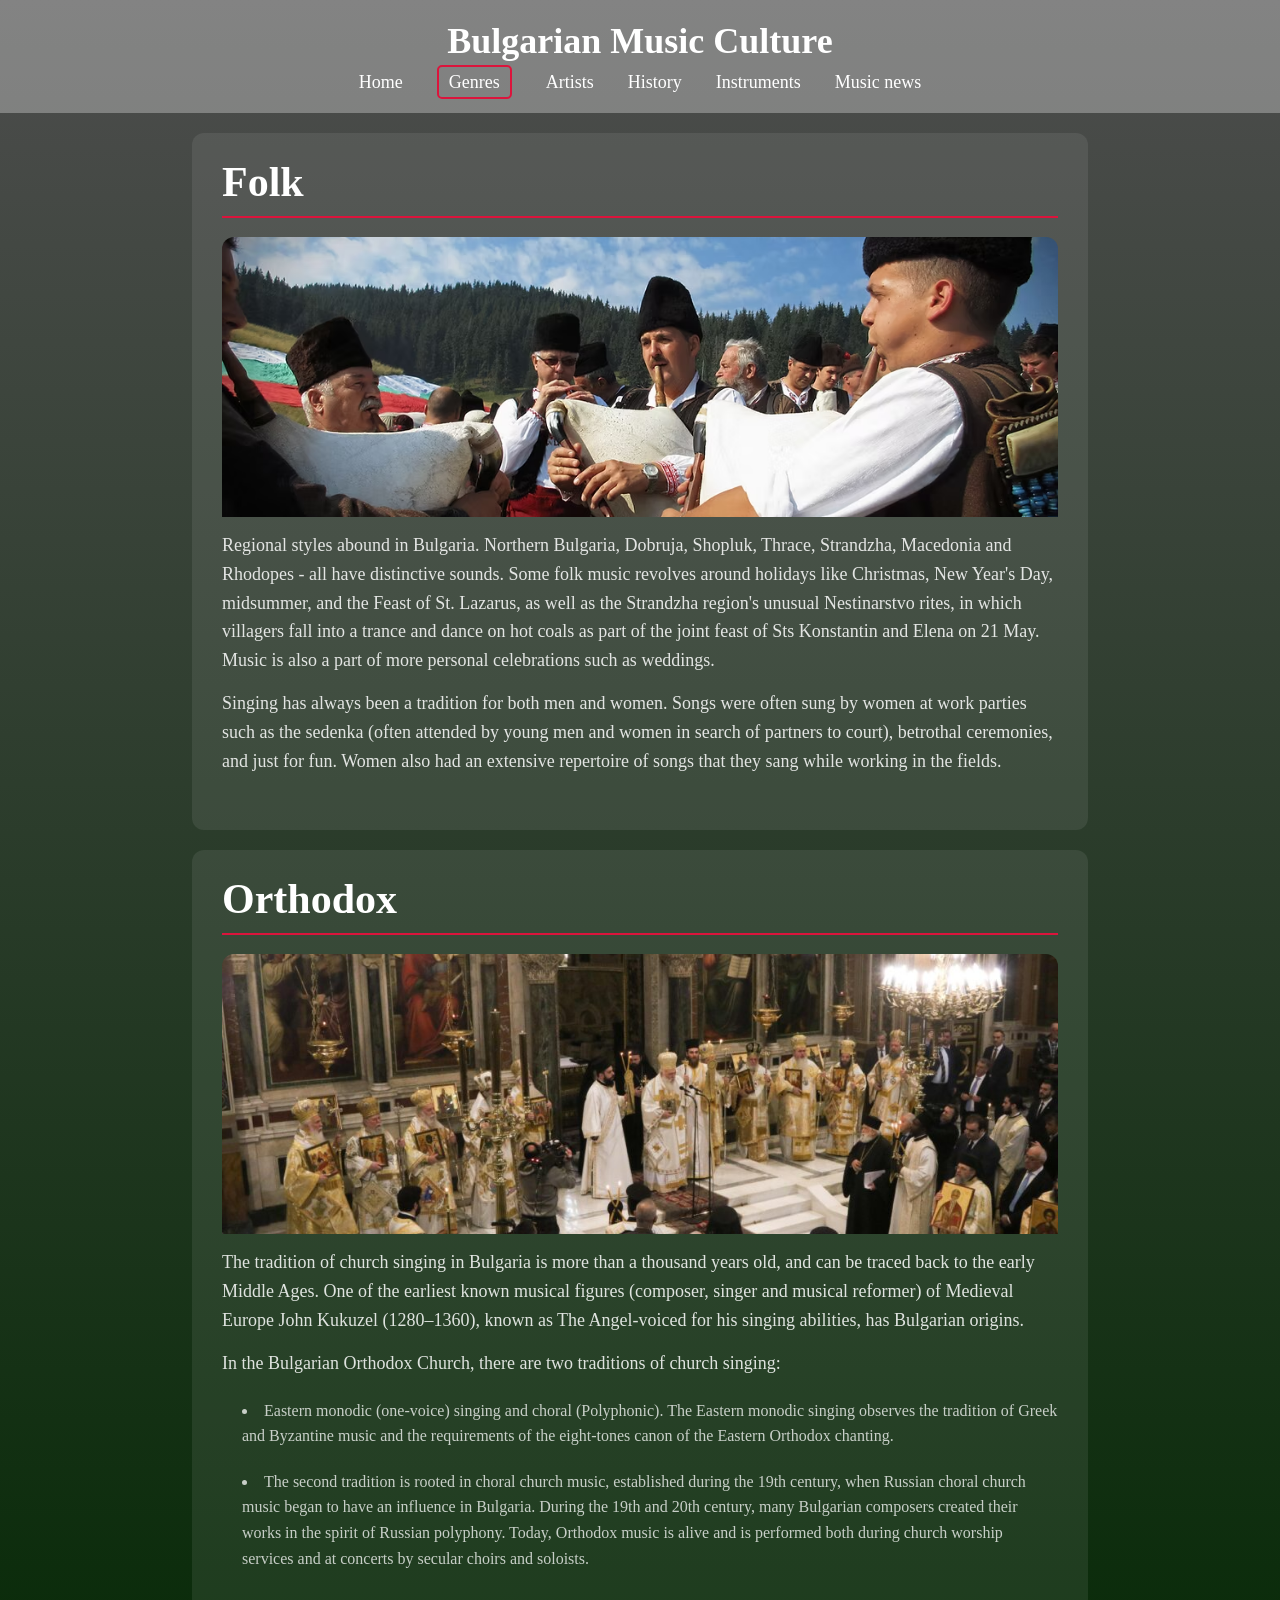
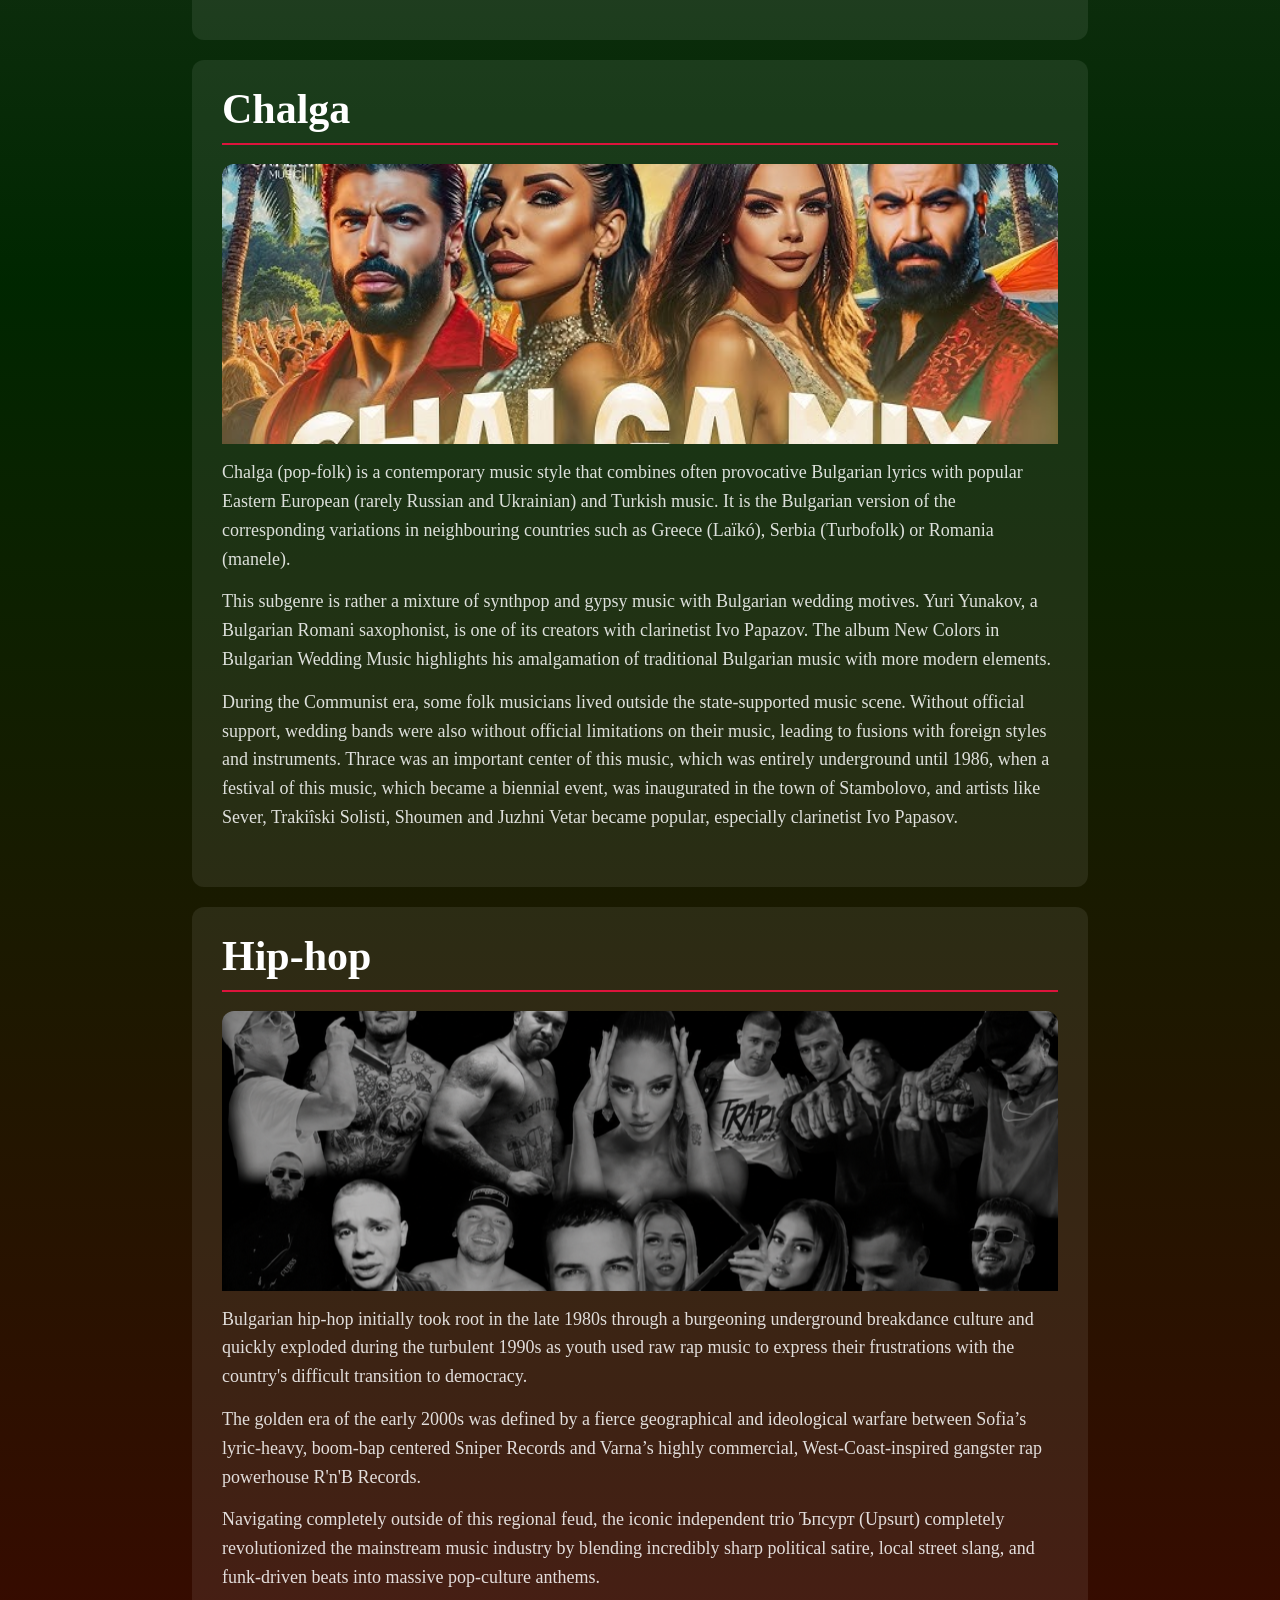
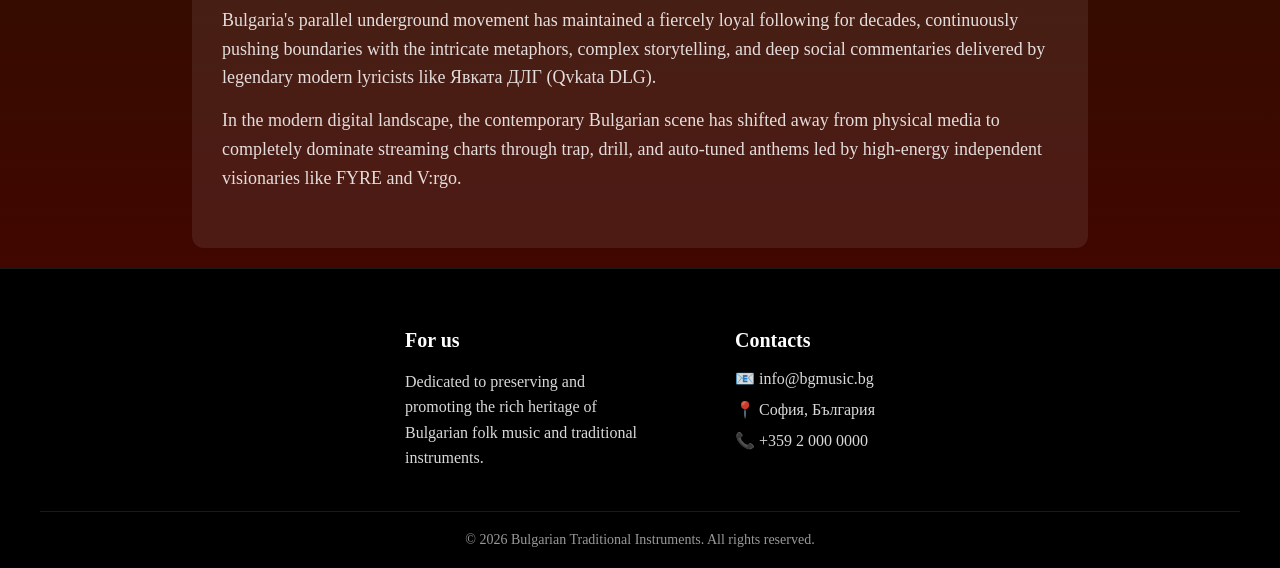
<file: Cvetomir/genres.html>
<!DOCTYPE html>
<html lang="bg">
<head>
    <meta charset="UTF-8">
    <meta name="viewport" content="width=device-width, initial-scale=1.0">
    <title>Genres</title>

    <link rel="stylesheet" href="genres.css">
</head>
<body>

    <header>
        <h1>Bulgarian Music Culture</h1>

        <nav>
            <a id="home" href="index.html">Home</a>
            <a class="current" id="genres" href="genres.html">Genres</a>
            <a id="artists" href="artists.html">Artists</a>
            <a id="history" href="history.html">History</a>
            <a id="instruments" href="instruments.html">Instruments</a>
            <a id="news" href="news.html">Music news</a>
        </nav>
    </header>
    <div class="page">
        <div class="folk">
            <div class="text">
                <h3>Folk</h3>
        <img src="Folk.avif" height="300"></img>
        <p>Regional styles abound in Bulgaria. Northern Bulgaria, Dobruja, Shopluk, Thrace, Strandzha, Macedonia and Rhodopes - all have distinctive sounds.
Some folk music revolves around holidays like Christmas, New Year's Day, midsummer, and the Feast of St. Lazarus, as well as the Strandzha region's unusual Nestinarstvo rites, in which villagers fall into a trance and dance on hot coals as part of the joint feast of Sts Konstantin and Elena on 21 May. Music is also a part of more personal celebrations such as weddings.
</p>
<p>Singing has always been a tradition for both men and women. Songs were often sung by women at work parties such as the sedenka (often attended by young men and women in search of partners to court), betrothal ceremonies, and just for fun. Women also had an extensive repertoire of songs that they sang while working in the fields.</p>
</div>
   </div>

        <div class="orthodox">
            <div class="text">
                <h3>Orthodox</h3>
        <img src="orth.jpg" height="300"></img>
        <p>The tradition of church singing in Bulgaria is more than a thousand years old, and can be traced back to the early Middle Ages. One of the earliest known musical figures (composer, singer and musical reformer) of Medieval Europe John Kukuzel (1280–1360), known as The Angel-voiced for his singing abilities, has Bulgarian origins.
        </p>
        <p>In the Bulgarian Orthodox Church, there are two traditions of church singing:

<li>Eastern monodic (one-voice) singing and choral (Polyphonic). The Eastern monodic singing observes the tradition of Greek and Byzantine music and the requirements of the eight-tones canon of the Eastern Orthodox chanting.</li>
<li>The second tradition is rooted in choral church music, established during the 19th century, when Russian choral church music began to have an influence in Bulgaria. During the 19th and 20th century, many Bulgarian composers created their works in the spirit of Russian polyphony. Today, Orthodox music is alive and is performed both during church worship services and at concerts by secular choirs and soloists.</li></p>
</div>


</div>
        <div class="chalga">
            <div class="text">
                <h3>Chalga</h3>
        <img src="chalga.jpg" height="300"></img>
        <p>Chalga (pop-folk) is a contemporary music style that combines often provocative Bulgarian lyrics with popular Eastern European (rarely Russian and Ukrainian) and Turkish music. It is the Bulgarian version of the corresponding variations in neighbouring countries such as Greece (Laïkó), Serbia (Turbofolk) or Romania (manele).
        </p>
        <p>
This subgenre is rather a mixture of synthpop and gypsy music with Bulgarian wedding motives. Yuri Yunakov, a Bulgarian Romani saxophonist, is one of its creators with clarinetist Ivo Papazov. The album New Colors in Bulgarian Wedding Music highlights his amalgamation of traditional Bulgarian music with more modern elements.
</p>
<p>During the Communist era, some folk musicians lived outside the state-supported music scene. Without official support, wedding bands were also without official limitations on their music, leading to fusions with foreign styles and instruments. Thrace was an important center of this music, which was entirely underground until 1986, when a festival of this music, which became a biennial event, was inaugurated in the town of Stambolovo, and artists like Sever, Trakiîski Solisti, Shoumen and Juzhni Vetar became popular, especially clarinetist Ivo Papasov.</p>
</div>
        </div>    
                <div class="hiphop">
            <div class="text">
                <h3>Hip-hop</h3>
        <img src="hiphop.png" height="300"></img>
        <p>Bulgarian hip-hop initially took root in the late 1980s through a burgeoning underground breakdance culture and quickly exploded during the turbulent 1990s as youth used raw rap music to express their frustrations with the country's difficult transition to democracy.
        </p>
        <p>
The golden era of the early 2000s was defined by a fierce geographical and ideological warfare between Sofia’s lyric-heavy, boom-bap centered Sniper Records and Varna’s highly commercial, West-Coast-inspired gangster rap powerhouse R'n'B Records.
</p>
<p>Navigating completely outside of this regional feud, the iconic independent trio Ъпсурт (Upsurt) completely revolutionized the mainstream music industry by blending incredibly sharp political satire, local street slang, and funk-driven beats into massive pop-culture anthems.</p>
<p>Bulgaria's parallel underground movement has maintained a fiercely loyal following for decades, continuously pushing boundaries with the intricate metaphors, complex storytelling, and deep social commentaries delivered by legendary modern lyricists like Явката ДЛГ (Qvkata DLG).</p>
<p>In the modern digital landscape, the contemporary Bulgarian scene has shifted away from physical media to completely dominate streaming charts through trap, drill, and auto-tuned anthems led by high-energy independent visionaries like FYRE and V:rgo.</p>
</div>
        </div> 

        <footer>
    <div class="footer-columns">

        <div class="footer-column">
            <h3>For us</h3>
            <p>Dedicated to preserving and promoting the rich heritage of Bulgarian folk music and traditional instruments.</p>
        </div>

        <div class="footer-column">
            <h3>Contacts</h3>
            <a href="mailto:info@bgmusic.bg">📧 info@bgmusic.bg</a>
            <a href="https://www.google.com/maps/place/%D0%A1%D0%BE%D1%84%D0%B8%D1%8F/@42.6954322,23.3239467,12z/data=!3m1!4b1!4m6!3m5!1s0x40aa8682cb317bf5:0x400a01269bf5e60!8m2!3d42.6977082!4d23.3218675!16zL20vMGZ0ang?entry=ttu&g_ep=EgoyMDI2MDUyMC4wIKXMDSoASAFQAw%3D%3D">📍 София, България</a>
            <a href="tel:+359 2 000 0000">📞 +359 2 000 0000</a>
        </div>

    </div>

    <div class="footer-bottom">
        <p>© 2026 Bulgarian Traditional Instruments. All rights reserved.</p>
    </div>
</footer>  
</body>
</html>
</file>
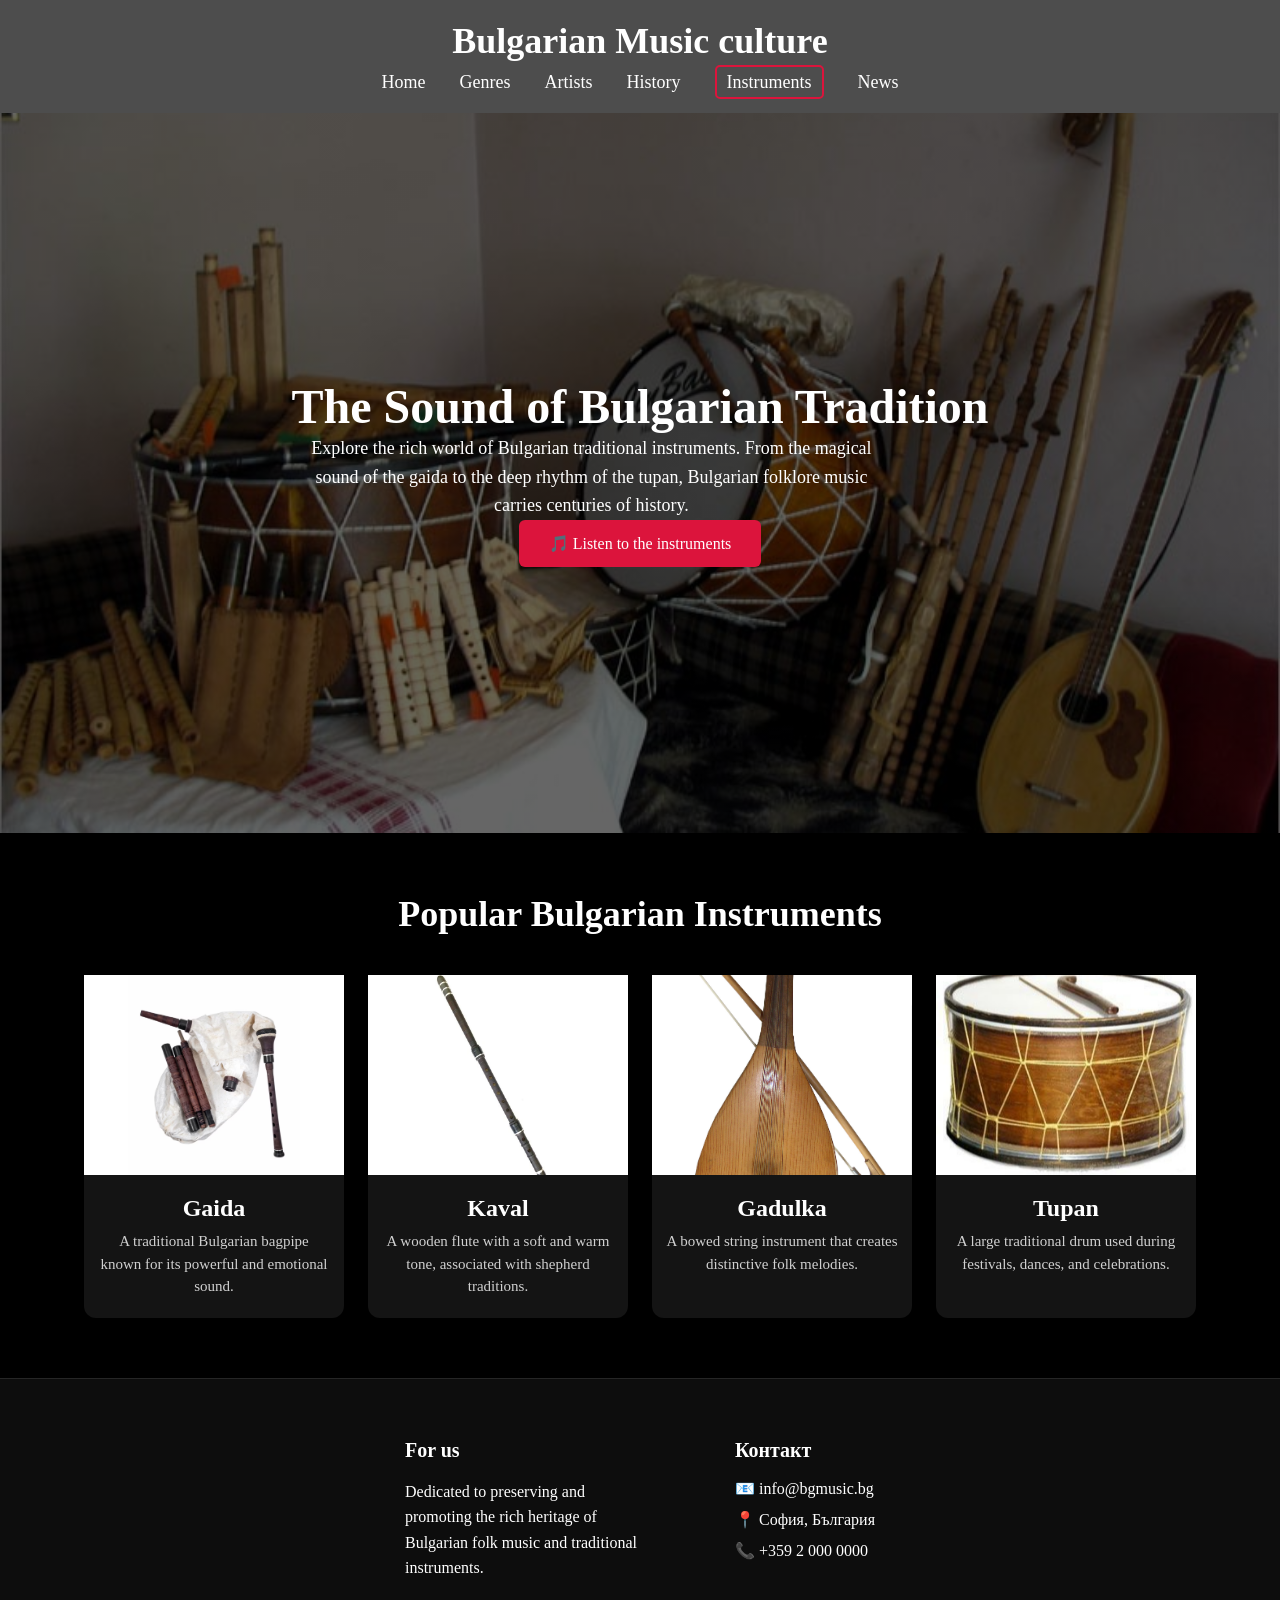
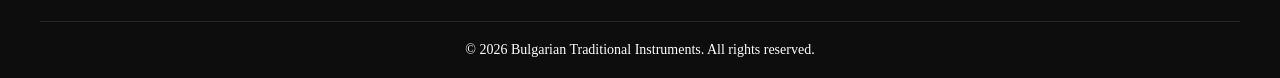
<file: Dimitar/instruments.html>
<!DOCTYPE html>
<html>
<head>
    <meta charset="UTF-8">
    <meta name="viewport" content="width=device-width, initial-scale=1.0">
    <title>Bulgarian Instruments</title>
    <link rel="stylesheet" href="./instruments.css">
</head>
<body>
 
    <header class="header">
        <h1>Bulgarian Music culture</h1>
        <nav>
            <a href="index.html">Home</a>
            <a href="genres.html">Genres</a>
            <a href="#artists.html">Artists</a>
            <a href="history.html">History</a>
            <a class="current" href="instruments.html">Instruments</a>
            <a href="news.html">News</a>
        </nav>
        </header>
<section class="hero">
<div class="hero-content">
    <h2>The Sound of Bulgarian Tradition</h2>
        <p>Explore the rich world of Bulgarian traditional instruments. From the magical sound of the gaida to the deep rhythm of the tupan, Bulgarian folklore music carries centuries of history.</p>
        <a href="sounds.html">
        <button>🎵 Listen to the instruments</button></a>
    </div>
</section>
    <section class="instruments">
        <h2>Popular Bulgarian Instruments</h2>
        <div class="cards">
 
            <div class="card">
                <img src="gaida.png">
                <h3>Gaida</h3>
                <p>A traditional Bulgarian bagpipe known for its powerful and emotional sound.</p>
            </div>
 
            <div class="card">
                <img src="kaval.png">
                <h3>Kaval</h3>
                <p>A wooden flute with a soft and warm tone, associated with shepherd traditions.</p>
            </div>
 
            <div class="card">
                <img src="gadulka.png">
                <h3>Gadulka</h3>
                <p>A bowed string instrument that creates distinctive folk melodies.</p>
            </div>
 
            <div class="card">
                <img src="tupan.png">
                <h3>Tupan</h3>
                <p>A large traditional drum used during festivals, dances, and celebrations.</p>
            </div>
 
        </div>
    </section>
 
       <footer>
    <div class="footer-columns">

        <div class="footer-column">
            <h3>For us</h3>
            <p>Dedicated to preserving and promoting the rich heritage of Bulgarian folk music and traditional instruments.</p>
        </div>

        <div class="footer-column">
            <h3>Контакт</h3>
            <a href="mailto:info@bgmusic.bg">📧 info@bgmusic.bg</a>
            <a href="https://www.google.com/maps/place/%D0%A1%D0%BE%D1%84%D0%B8%D1%8F/@42.6954322,23.3239467,12z/data=!3m1!4b1!4m6!3m5!1s0x40aa8682cb317bf5:0x400a01269bf5e60!8m2!3d42.6977082!4d23.3218675!16zL20vMGZ0ang?entry=ttu&g_ep=EgoyMDI2MDUyMC4wIKXMDSoASAFQAw%3D%3D">📍 София, България</a>
            <a href="tel:+359 2 000 0000">📞 +359 2 000 0000</a>
        </div>

    </div>

    <div class="footer-bottom">
        <p>© 2026 Bulgarian Traditional Instruments. All rights reserved.</p>
    </div>
</footer>

<button id="top-btn" onclick="window.scrollTo({top: 0, behavior: 'smooth'})">⬆️</button>

<script src="./instruments.js"></script>

</body>
</html>
</file>
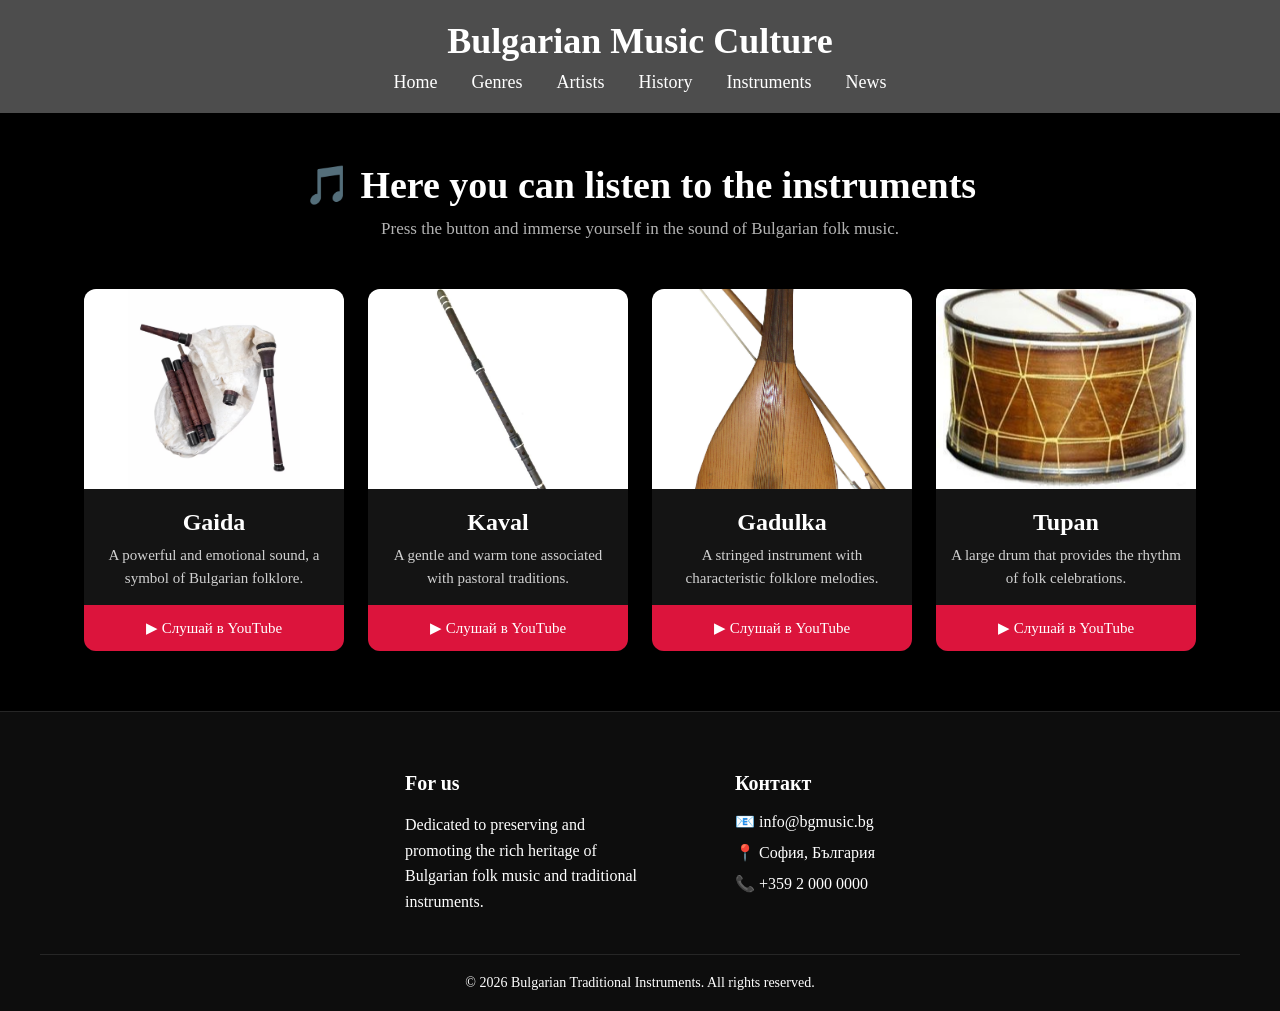
<file: Dimitar/sounds.html>
<!DOCTYPE html>
<html>
<head>
    <meta charset="UTF-8">
    <meta name="viewport" content="width=device-width, initial-scale=1.0">
    <title>Чуй Инструментите</title>
    <link rel="stylesheet" href="sounds.css">
</head>
<body>
 
    <header>
        <h1>Bulgarian Music Culture</h1>
        <nav>
            <a href="index.html">Home</a>
            <a href="genres.html">Genres</a>
            <a href="artists.html">Artists</a>
            <a href="history.html">History</a>
            <a href="instruments.html">Instruments</a>
            <a href="news.html">News</a>
        </nav>
    </header>
 
    <section class="page-title">
        <h2>🎵 Here you can listen to the instruments</h2>
        <p>Press the button and immerse yourself in the sound of Bulgarian folk music.
</p>
    </section>
 
    <section class="grid">
 
        <div class="card">
            <img src="gaida.png" alt="Гайда">
            <h3>Gaida</h3>
            <p>A powerful and emotional sound, a symbol of Bulgarian folklore.</p>
            <a href="https://www.youtube.com/watch?v=elOkNCu9Zbs&list=RDelOkNCu9Zbs&start_radio=1" target="_blank">▶ Слушай в YouTube</a>
        </div>
 
        <div class="card">
            <img src="kaval.png" alt="Кавал">
            <h3>Kaval</h3>
            <p>A gentle and warm tone associated with pastoral traditions.</p>
            <a href="https://www.youtube.com/watch?v=0pokWcFkfR4&list=RD0pokWcFkfR4&start_radio=1" target="_blank">▶ Слушай в YouTube</a>
        </div>
 
        <div class="card">
            <img src="gadulka.png" alt="Гъдулка">
            <h3>Gadulka</h3>
            <p>A stringed instrument with characteristic folklore melodies.</p>
            <a href="https://www.youtube.com/watch?v=PHCfLAAG4dM&list=RDPHCfLAAG4dM&start_radio=1" target="_blank">▶ Слушай в YouTube</a>
        </div>
 
        <div class="card">
            <img src="tupan.png" alt="Тъпан">
            <h3>Tupan</h3>
            <p>A large drum that provides the rhythm of folk celebrations.</p>
            <a href="https://www.youtube.com/watch?v=oVw5E4K9Avc&list=RDoVw5E4K9Avc&start_radio=1" target="_blank">▶ Слушай в YouTube</a>
        </div>
 
    </section>
 
    <footer>
    <div class="footer-columns">

        <div class="footer-column">
            <h3>For us</h3>
            <p>Dedicated to preserving and promoting the rich heritage of Bulgarian folk music and traditional instruments.</p>
        </div>

        <div class="footer-column">
            <h3>Контакт</h3>
            <a href="mailto:info@bgmusic.bg">📧 info@bgmusic.bg</a>
            <a href="https://www.google.com/maps/place/%D0%A1%D0%BE%D1%84%D0%B8%D1%8F/@42.6954322,23.3239467,12z/data=!3m1!4b1!4m6!3m5!1s0x40aa8682cb317bf5:0x400a01269bf5e60!8m2!3d42.6977082!4d23.3218675!16zL20vMGZ0ang?entry=ttu&g_ep=EgoyMDI2MDUyMC4wIKXMDSoASAFQAw%3D%3D">📍 София, България</a>
            <a href="tel:+359 2 000 0000">📞 +359 2 000 0000</a>
        </div>

    </div>

    <div class="footer-bottom">
        <p>© 2026 Bulgarian Traditional Instruments. All rights reserved.</p>
    </div>
</footer>
 
</body>
</html>
</file>
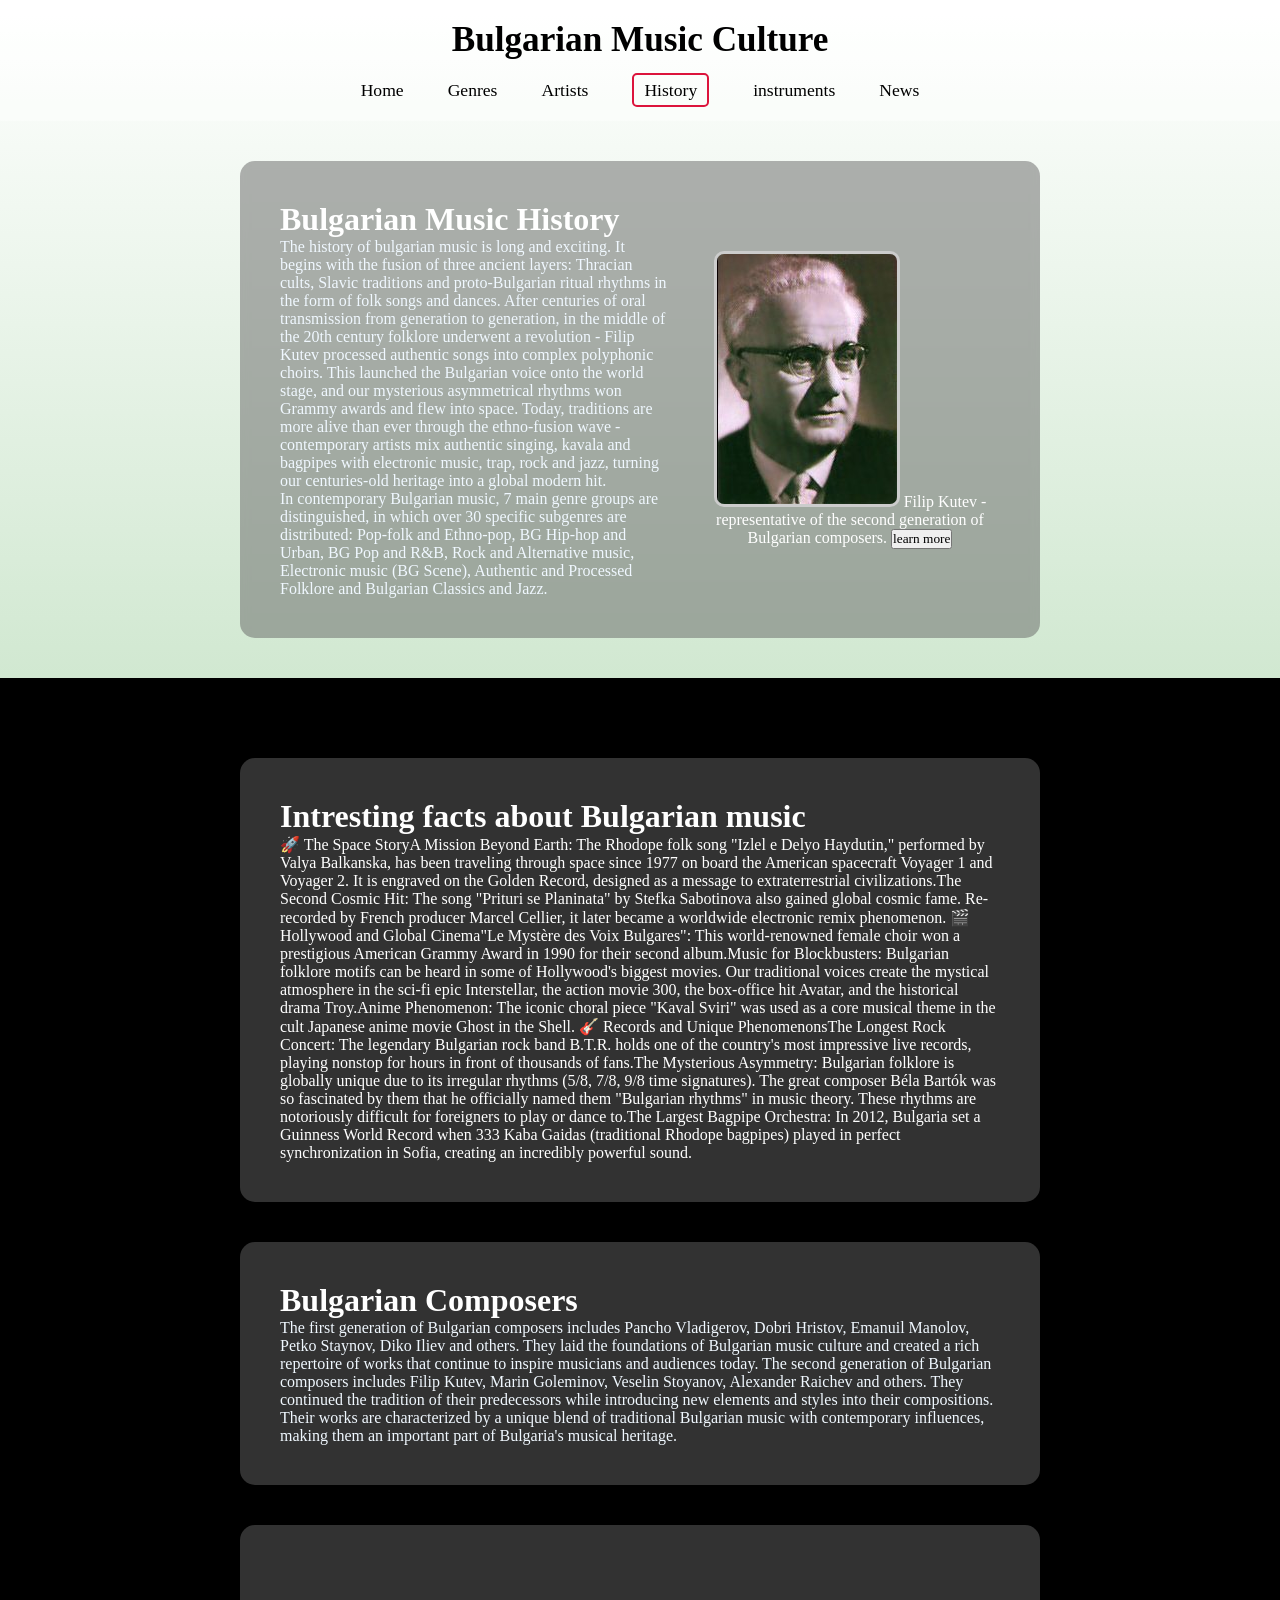
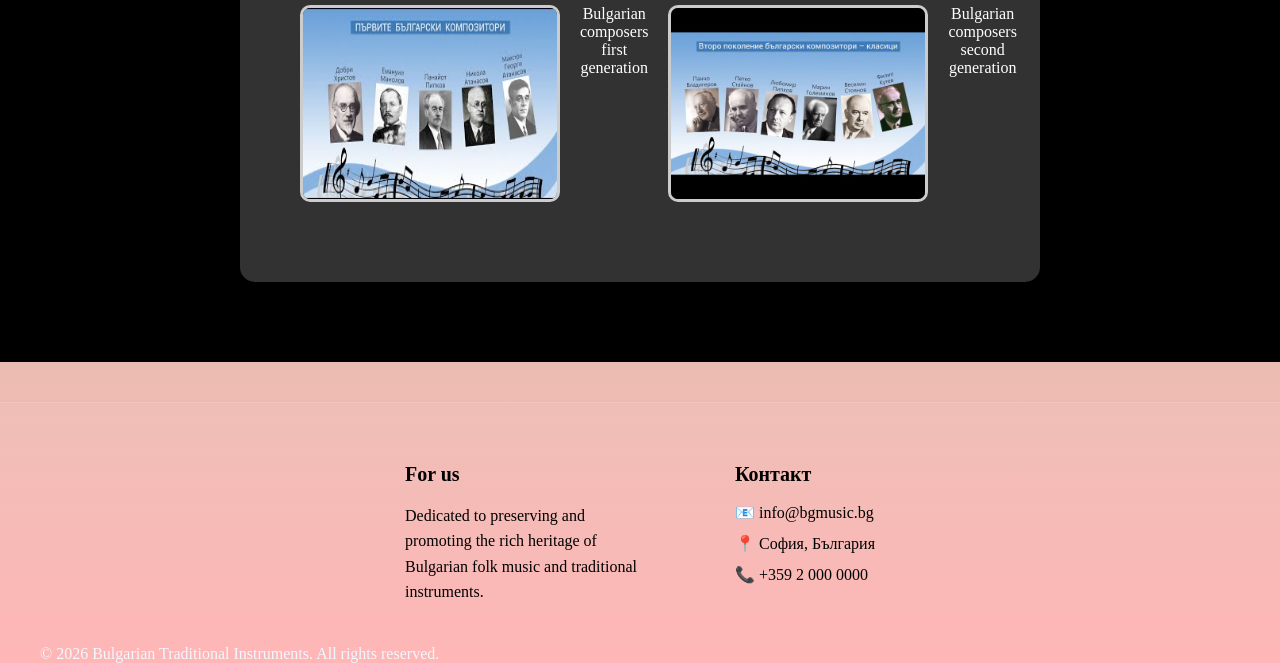
<file: Kalin/history.html>
<!DOCTYPE html>
<html>

<head>
    <title>Bulgarian Music Culture</title>
    <link rel="stylesheet" href="history.css">
    <link rel="stylesheet" href="nav.css">
</head>

<body>
    <header>
        <h1>Bulgarian Music Culture</h1>

        <nav>
            <a href="index.html">Home</a>
            <a href="genres.html">Genres</a>
            <a href="artists.html">Artists</a>
            <a href="history.html" class="current">History</a>
            <a href="instruments.html">instruments</a>
            <a href="news.html">News</a>
        </nav>
    </header>
    <main>
        <div class="text-container">
            <div class="text-content">
                <h1>Bulgarian Music History</h1>
                <p> The history of bulgarian music is long and exciting.
                    It begins with the fusion of three ancient layers: Thracian cults, Slavic traditions and
                    proto-Bulgarian ritual rhythms in the form of folk songs and dances. After centuries of oral
                    transmission from generation to generation, in the middle of the 20th century folklore underwent a
                    revolution - Filip Kutev processed authentic songs into complex polyphonic choirs. This launched the
                    Bulgarian voice onto the world stage, and our mysterious asymmetrical rhythms won Grammy awards and
                    flew into space.
                    Today, traditions are more alive than ever through the ethno-fusion wave - contemporary artists mix
                    authentic singing, kavala and bagpipes with electronic music, trap, rock and jazz, turning our
                    centuries-old heritage into a global modern hit.</p>
                <p> In contemporary Bulgarian music, 7 main genre groups are distinguished, in which over 30 specific
                    subgenres are distributed: Pop-folk and Ethno-pop, BG Hip-hop and Urban, BG Pop and R&B, Rock and
                    Alternative music, Electronic music (BG Scene), Authentic and Processed Folklore and Bulgarian
                    Classics and Jazz.</p>
            </div>
            <div class="image-container">
                <img src="../Media/Filip_Kutev.jpg"
                    alt="Filip Kutev - representative of the second generation of Bulgarian composers.">
                <p1>Filip Kutev - representative of the second generation of Bulgarian composers.</p1>
                <button onclick="window.location.href='#compozitori'">learn more</button>
            </div>
        </div>
        <div class="big-container" >
        <div class="text-container">
            <div class="text-content">
                <h1>Intresting facts about Bulgarian music</h1>
                <p1> 🚀 The Space StoryA Mission Beyond Earth: The Rhodope folk song "Izlel e Delyo Haydutin," performed
                    by Valya Balkanska, has been traveling through space since 1977 on board the American spacecraft
                    Voyager 1 and Voyager 2. It is engraved on the Golden Record, designed as a message to
                    extraterrestrial civilizations.The Second Cosmic Hit: The song "Prituri se Planinata" by Stefka
                    Sabotinova also gained global cosmic fame. Re-recorded by French producer Marcel Cellier, it later
                    became a worldwide electronic remix phenomenon.</p1>
                    <p2>🎬 Hollywood and Global Cinema"Le Mystère des Voix
                    Bulgares": This world-renowned female choir won a prestigious American Grammy Award in 1990 for
                    their second album.Music for Blockbusters: Bulgarian folklore motifs can be heard in some of
                    Hollywood's biggest movies. Our traditional voices create the mystical atmosphere in the sci-fi epic
                    Interstellar, the action movie 300, the box-office hit Avatar, and the historical drama Troy.Anime
                    Phenomenon: The iconic choral piece "Kaval Sviri" was used as a core musical theme in the cult
                    Japanese anime movie Ghost in the Shell.</p2>
                    <p3>🎸 Records and Unique PhenomenonsThe Longest Rock Concert:
                    The legendary Bulgarian rock band B.T.R. holds one of the country's most impressive live records,
                    playing nonstop for hours in front of thousands of fans.The Mysterious Asymmetry: Bulgarian folklore
                    is globally unique due to its irregular rhythms (5/8, 7/8, 9/8 time signatures). The great composer
                    Béla Bartók was so fascinated by them that he officially named them "Bulgarian rhythms" in music
                    theory. These rhythms are notoriously difficult for foreigners to play or dance to.The Largest
                    Bagpipe Orchestra: In 2012, Bulgaria set a Guinness World Record when 333 Kaba Gaidas (traditional
                    Rhodope bagpipes) played in perfect synchronization in Sofia, creating an incredibly powerful sound.</p3>
            </div>
        </div>
        <div class="text-container">
            <div class="text-content">
                <h1>Bulgarian Composers</h1>
                <p> The first generation of Bulgarian composers includes Pancho Vladigerov, Dobri Hristov, Emanuil
                    Manolov, Petko Staynov, Diko Iliev and others. They laid the foundations of Bulgarian music culture
                    and created a rich repertoire of works that continue to inspire musicians and audiences today. The
                    second generation of Bulgarian composers includes Filip Kutev, Marin Goleminov, Veselin Stoyanov,
                    Alexander Raichev and others. They continued the tradition of their predecessors while introducing
                    new elements and styles into their compositions. Their works are characterized by a unique blend of
                    traditional Bulgarian music with contemporary influences, making them an important part of
                    Bulgaria's musical heritage.</p>
            </div>
        </div>
        <div class="text-container" id="compozitori">
            <div class="image-container" id="compozitori">
                <img src="../Media/compozitori.jpg" alt="Bulgarian composers first generation">
                <p2>Bulgarian composers first generation</p2>
                <img src="../Media/compozitori2.jpg" alt="Bulgarian composers second generation">
                <p3>Bulgarian composers second generation</p3>
            </div>
        </div>
        </div>
    </main>
    <footer>
        <div class="footer-columns">

            <div class="footer-column">
                <h3>For us</h3>
                <p>Dedicated to preserving and promoting the rich heritage of Bulgarian folk music and traditional
                    instruments.</p>
            </div>

            <div class="footer-column">
                <h3>Контакт</h3>
                <a href="mailto:info@bgmusic.bg">📧 info@bgmusic.bg</a>
                <a
                    href="https://www.google.com/maps/place/%D0%A1%D0%BE%D1%84%D0%B8%D1%8F/@42.6954322,23.3239467,12z/data=!3m1!4b1!4m6!3m5!1s0x40aa8682cb317bf5:0x400a01269bf5e60!8m2!3d42.6977082!4d23.3218675!16zL20vMGZ0ang?entry=ttu&g_ep=EgoyMDI2MDUyMC4wIKXMDSoASAFQAw%3D%3D">📍
                    София, България</a>
                <a href="tel:+359 2 000 0000">📞 +359 2 000 0000</a>
            </div>

        </div>

        <div class="footer-bottom">
            <p>© 2026 Bulgarian Traditional Instruments. All rights reserved.</p>
        </div>
    </footer>

</body>

</html>
</file>
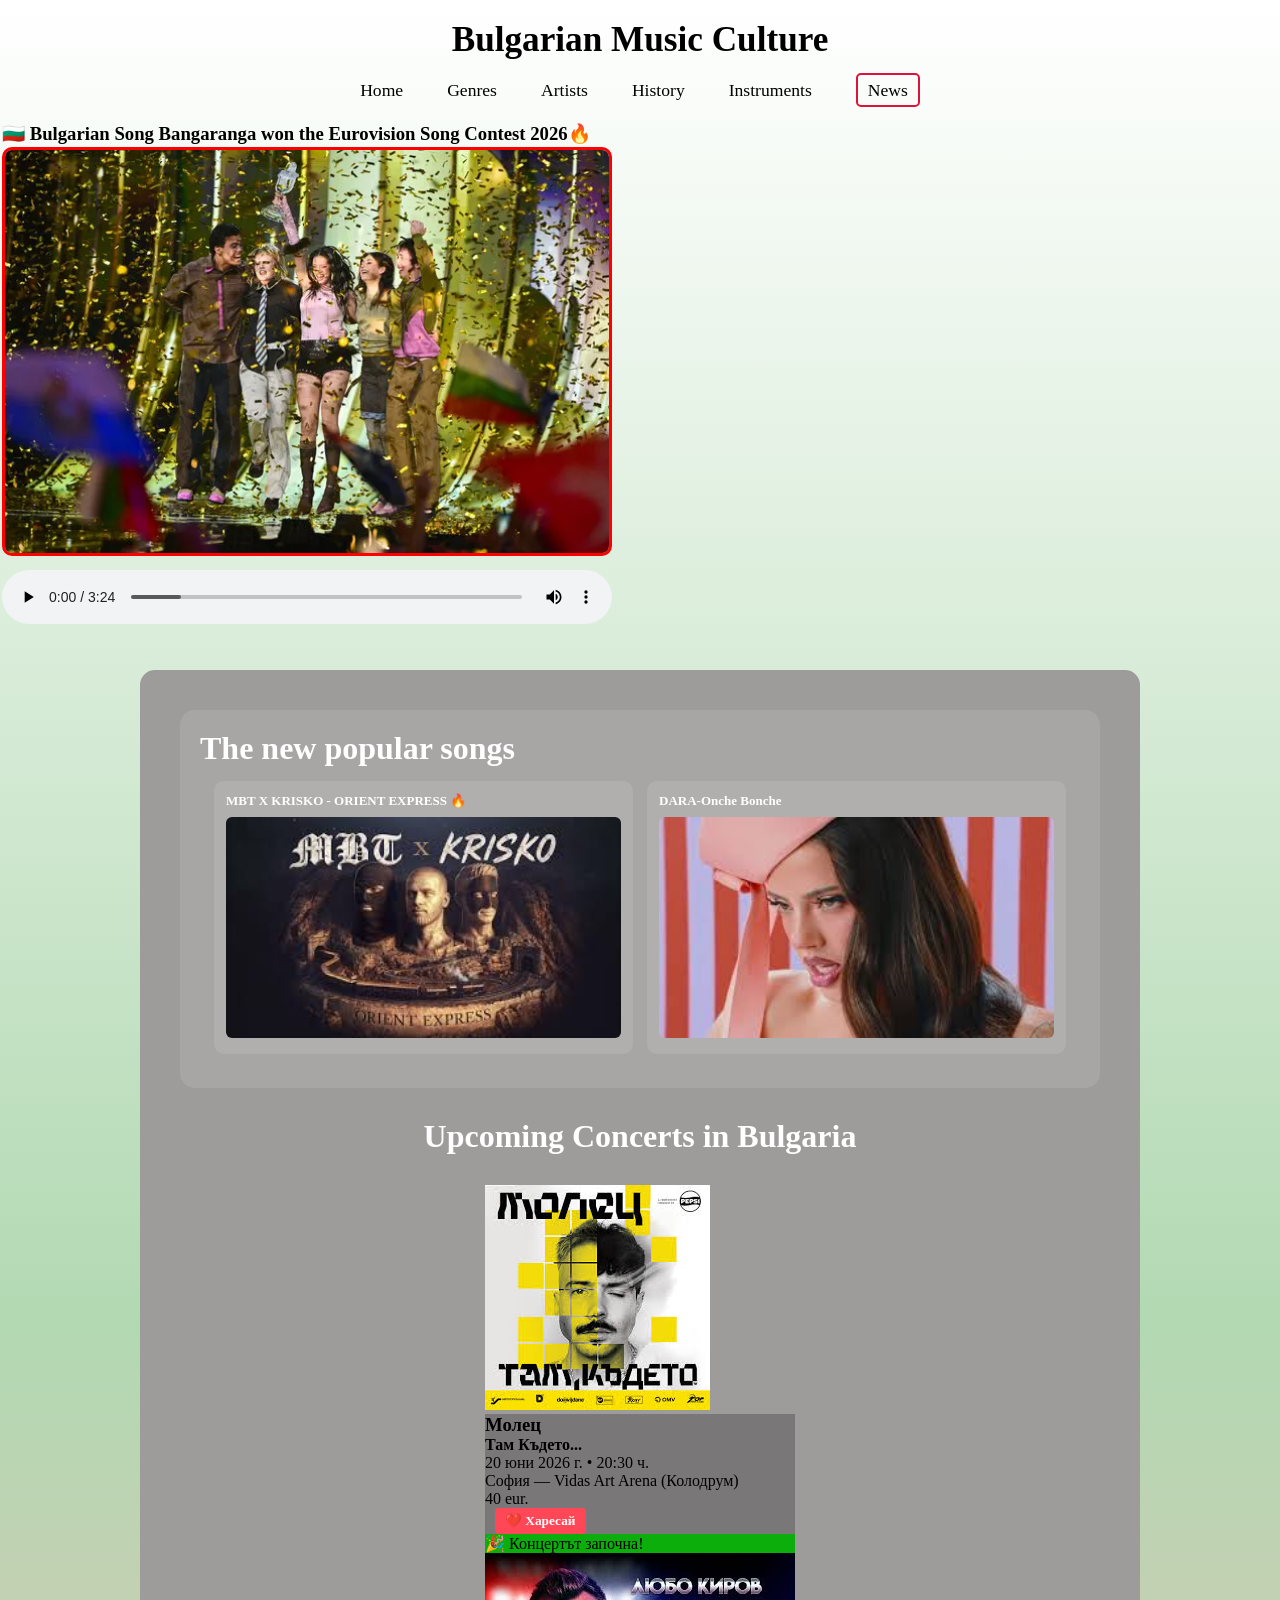
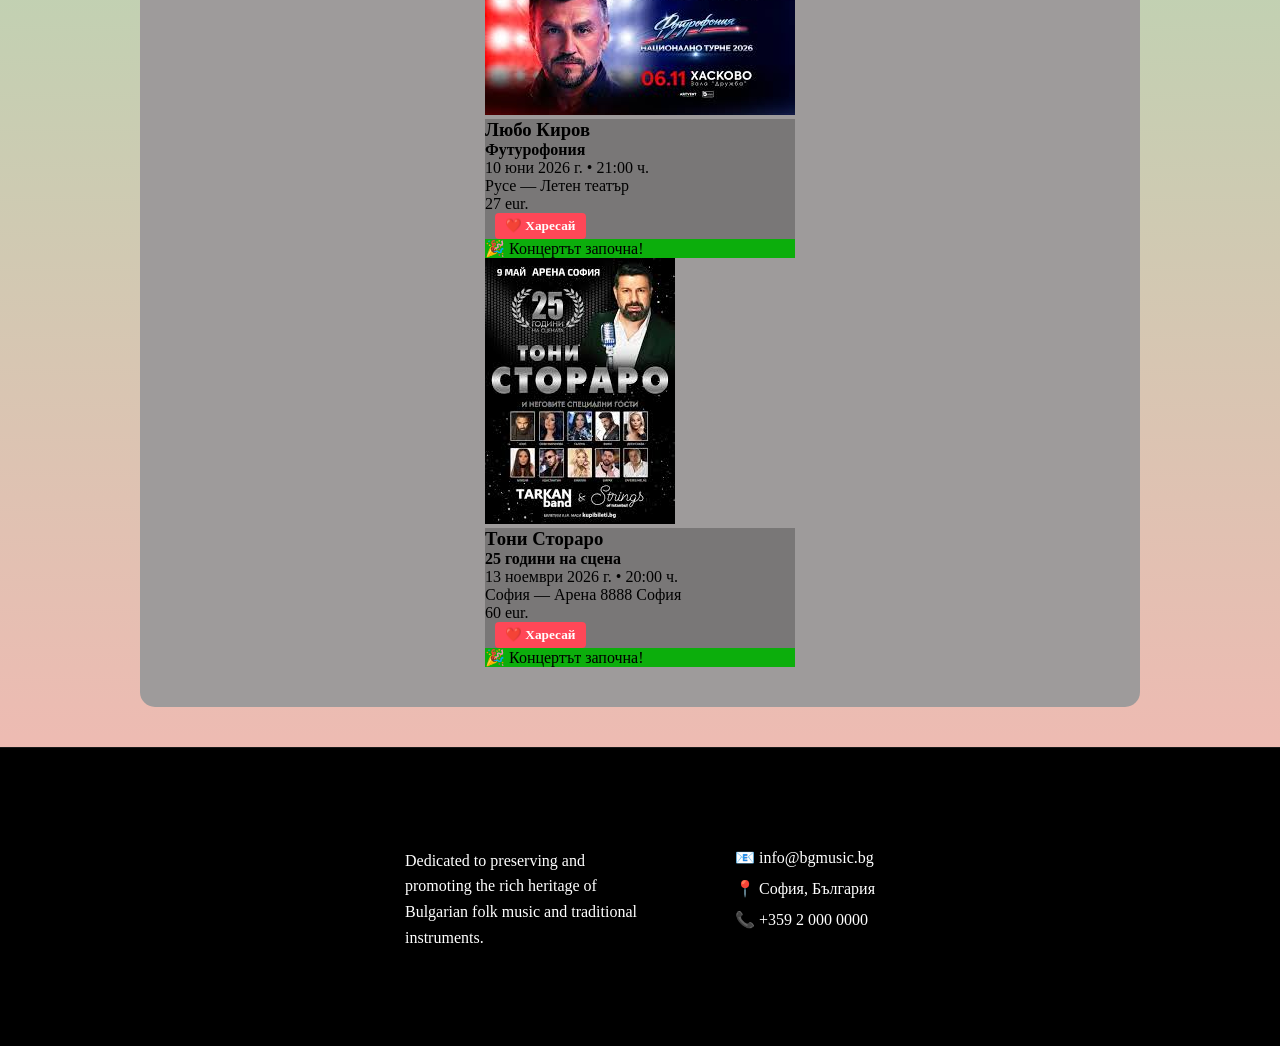
<file: Kalin/news.html>
<!DOCTYPE html>
<html>
<head>
    <title>Bulgarian Music Culture</title>
    <link rel="stylesheet" href="news.css">
    <link rel="stylesheet" href="nav.css">
</head>
<body>
    <header>
        <h1>Bulgarian Music Culture</h1>
        <nav>
            <a href="../Alex/index.html">Home</a>
            <a href="../Cvetomir/genres.html">Genres</a>
            <a href="../Cvetomir/artists.html">Artists</a>
            <a href="../Kalin/history.html">History</a>
            <a href="../Dimitar/instruments.html">Instruments</a>
            <a href="../Kalin/news.html" class="current">News</a>
        </nav>
    </header>

    <main>
        <div class="euro-vision-container">
        <table>
                <tr>
                    <td>
                        <h3>🇧🇬 Bulgarian Song Bangaranga won the Eurovision Song Contest 2026🔥</h3>
                    </td>
                </tr>
                <tr>
                    <td>
                        <div class="video-container">
                            <img src="../Media/bulgaria_won_euro_vision.jpg"
                                alt="Bulgarian Song Bangaranga won the Eurovision Song Contest 2026">
                            <audio controls style="width:100%; margin-top:10px;">
                                <source src="../Media/bangaranga.mp3" type="audio/mpeg">
                            </audio>
                        </div>
                    </td>
                </tr>
            </table>
        </div>
        <div class="text-container">
            <div class="news-card">
                <h1>The new popular songs</h1>
                <table class="newsongs-table">
                    <tr>
                        <td>
                            <h3>MBT X KRISKO - ORIENT EXPRESS 🔥</h3>
                            <div class="video-container">
                                <a class="video-preview" href="https://www.youtube.com/watch?v=4Ap9pZYYqn8&list=RD4Ap9pZYYqn8&start_radio=1" target="_blank" rel="noopener">
                                    <img src="../Media/kriskoxMBT.jpg" alt="MBT X KRISKO - ORIENT EXPRESS preview">
                                </a>
                            </div>
                        </td>
                        <td>
                            <h3>DARA-Onche Bonche</h3>
                            <div class="video-container">
                                <a class="video-preview" href="https://youtu.be/3Ub1lDFAfwM?si=MioTmmx7oJz5dU4K" target="_blank" rel="noopener">
                                    <img src="../Media/dara_onche_bonche.jpg" alt="DARA-Onche Bonche - preview">
                                </a>
                            </div>
                        </td>
                    </tr>
                </table>
            </div>

          <h1 class="concerts-title">Upcoming Concerts in Bulgaria</h1>

<div class="concerts-grid">
    
    <div class="concert-card">
        <img src="../Media/molec_concert.jpg" alt="Молец">
        <div class="concert-info">
            <h3>Молец</h3>
            <p><strong>Там Където...</strong></p>
            <p>20 юни 2026 г. • 20:30 ч.</p>
            <p>София — Vidas Art Arena (Колодрум)</p>
            <p class="price">40 eur.</p>
            <button class="like-btn">❤️ Харесай</button>
            <div class="countdown">Зареждане...</div>
        </div>
    </div>


    <div class="concert-card">
        <img src="../Media/lubo_kirilov_concert.jpg" alt="Любо Киров">
        <div class="concert-info">
            <h3>Любо Киров</h3>
            <p><strong>Футурофония</strong></p>
            <p>10 юни 2026 г. • 21:00 ч.</p>
            <p>Русе — Летен театър</p>
            <p class="price">27 eur.</p>
            <button class="like-btn">❤️ Харесай</button>
            <div class="countdown">Зареждане...</div>
        </div>
    </div>

    <div class="concert-card">
        <img src="../Media/toni_storaro_concert.jpg" alt="Тони Стораро">
        <div class="concert-info">
            <h3>Тони Стораро</h3>
            <p><strong>25 години на сцена</strong></p>
            <p>13 ноември 2026 г. • 20:00 ч.</p>
            <p>София — Арена 8888 София</p>
            <p class="price">60 eur.</p>
            <button class="like-btn">❤️ Харесай</button>
            <div class="countdown">Зареждане...</div>
        </div>
    </div>



</div>

            <div id="live-page-clock" class="live-clock"></div>
        </div>
    </main>

    <footer>
        <div class="footer-columns">
            <div class="footer-column">
                <h3>For us</h3>
                <p>Dedicated to preserving and promoting the rich heritage of Bulgarian folk music and traditional instruments.</p>
            </div>
            <div class="footer-column">
                <h3>Контакт</h3>
                <a href="mailto:info@bgmusic.bg">📧 info@bgmusic.bg</a>
                <a href="https://www.google.com/maps/...">📍 София, България</a>
                <a href="tel:+359 2 000 0000">📞 +359 2 000 0000</a>
            </div>
        </div>
        <div class="footer-bottom">
            <p>© 2026 Bulgarian Traditional Instruments. All rights reserved.</p>
        </div>
    </footer>

    <script src="news.js"></script>
</body>
</html>
</file>
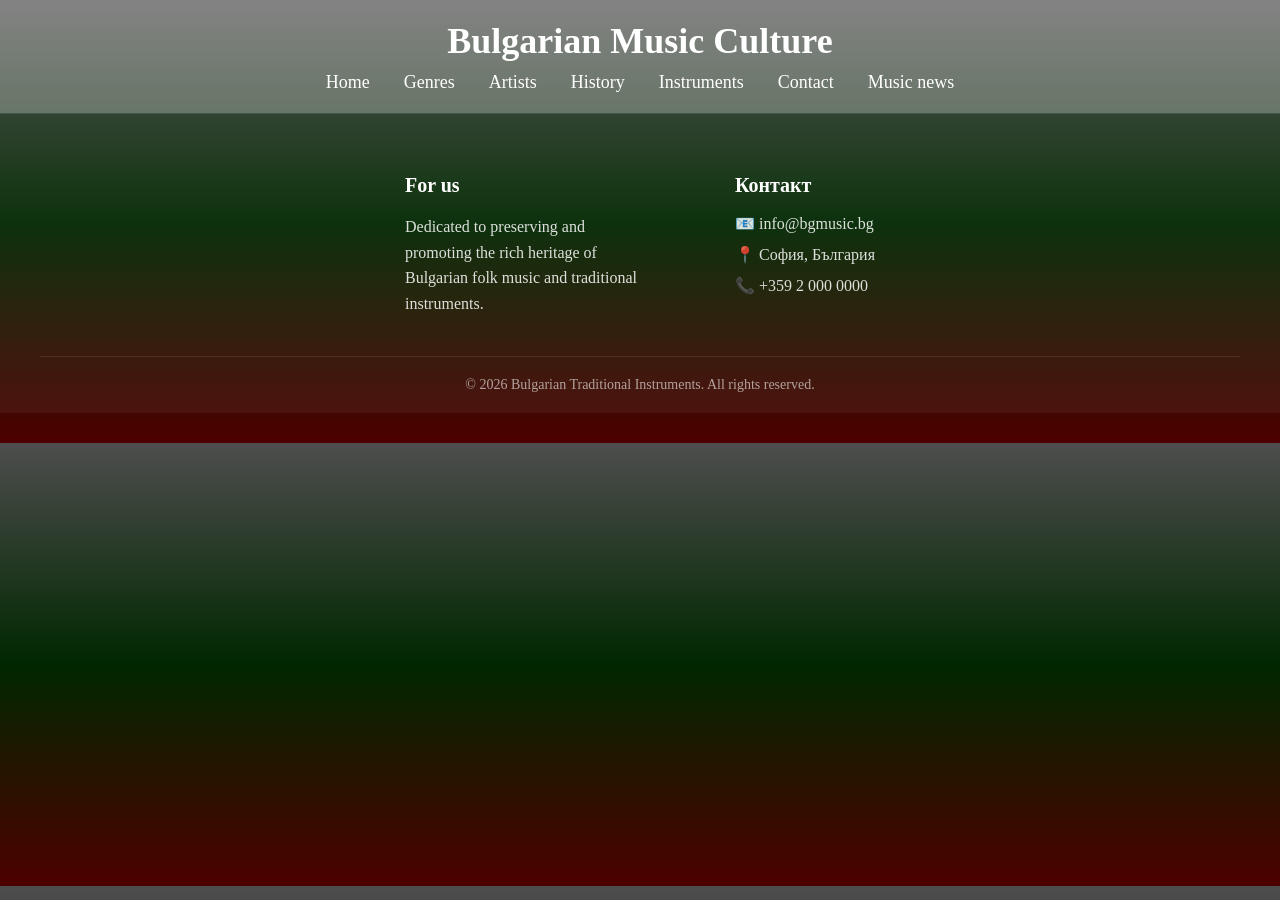
<file: Nav-and-background/nav.html>
<!DOCTYPE html>
<html lang="en">
<head>
    <meta charset="UTF-8">
    <meta name="viewport" content="width=device-width, initial-scale=1.0">
    <title>Bulgarian Music Culture</title>
    <link rel="stylesheet" href="nav.css">
</head>
<body>
    
    <header>
        <h1>Bulgarian Music Culture</h1>

        <nav>
            <a id="home" href="#">Home</a>
            <a id="genres" href="#">Genres</a>
            <a id="artists" href="#">Artists</a>
            <a id="history" href="#">History</a>
            <a id="instruments" href="#">Instruments</a>
            <a id="contact" href="#">Contact</a>
            <a id="news" href="#">Music news</a>
        </nav>
    </header>

        <footer>
    <div class="footer-columns">

        <div class="footer-column">
            <h3>For us</h3>
            <p>Dedicated to preserving and promoting the rich heritage of Bulgarian folk music and traditional instruments.</p>
        </div>

        <div class="footer-column">
            <h3>Контакт</h3>
            <a href="mailto:info@bgmusic.bg">📧 info@bgmusic.bg</a>
            <a href="https://www.google.com/maps/place/%D0%A1%D0%BE%D1%84%D0%B8%D1%8F/@42.6954322,23.3239467,12z/data=!3m1!4b1!4m6!3m5!1s0x40aa8682cb317bf5:0x400a01269bf5e60!8m2!3d42.6977082!4d23.3218675!16zL20vMGZ0ang?entry=ttu&g_ep=EgoyMDI2MDUyMC4wIKXMDSoASAFQAw%3D%3D">📍 София, България</a>
            <a href="tel:+359 2 000 0000">📞 +359 2 000 0000</a>
        </div>

    </div>

    <div class="footer-bottom">
        <p>© 2026 Bulgarian Traditional Instruments. All rights reserved.</p>
    </div>
</footer>  

</body>
</html>
</file>
<file: Cvetomir/genres.css>
* {
    font-family: 'Georgia', serif; 
    margin: 0;
    padding: 0;
    box-sizing: border-box;
}

body {
    font-family: Arial, sans-serif;
    background-color: black;
    color: white;
}

body{
    background-image:
        linear-gradient(
        to bottom,
        rgba(255,255,255,0.3),
        rgba(0,128,0,0.3),
        rgba(255,0,0,0.3)
    ),
        url("https://www.google.com/imgres?q=blank%20image&imgurl=https%3A%2F%2Fupload.wikimedia.org%2Fwikipedia%2Fcommons%2Fthumb%2F0%2F0f%2FBlank_Square.svg%2F500px-Blank_Square.svg.png%3Futm_source%3Dcommons.wikimedia.org%26utm_campaign%3Dindex%26utm_content%3Dthumbnail&imgrefurl=https%3A%2F%2Fcommons.wikimedia.org%2Fwiki%2FFile%3ABlank_Square.svg&docid=0Z6NUV25zx_PaM&tbnid=eZbTxnBaW1aAXM&vet=12ahUKEwjehvSe9cyUAxWwSfEDHasDBqgQnPAOegQIFxAB..i&w=500&h=500&hcb=2&ved=2ahUKEwjehvSe9cyUAxWwSfEDHasDBqgQnPAOegQIFxAB");
}

header {
    background-color: rgba(255, 255, 255, 0.3);
    padding: 20px;
    text-align: center;
}

header h1 {
    font-size: 36px;
    margin-bottom: 10px;
    color: white;
}

nav a {
    color: white;
    text-decoration: none;
    margin: 15px;
    font-size: 18px;
    transition: color 0.3s;
}

nav a:hover {
    color: crimson;
}

nav .current {
    border: 2px solid crimson;
    border-radius: 5px;
    padding: 5px 10px;
}

/* Genre sections */
.folk, .orthodox, .chalga, .hiphop {
    width: 70%;
    margin: 20px auto;
    background-color: rgba(255, 255, 255, 0.08);
    border-radius: 12px;
    overflow: hidden;
    padding: 0 0 30px 0;
}

.hiphop {
    margin-bottom: 20px;
}

.folk img, .orthodox img, .chalga img, .hiphop img {
    width: 100%;
    height: 280px;
    object-fit: cover;
    border-radius: 12px 12px 0 0;
    margin-bottom: 0;
    display: block;
}

.text {
    padding: 25px 30px;
    display: flex;
    flex-direction: column;
    gap: 14px;
}

.folk h3, .orthodox h3, .chalga h3, .hiphop h3 {
    font-size: 42px;
    margin-bottom: 5px;
    border-bottom: 2px solid crimson;
    padding-bottom: 10px;
    color: white;
}

.folk p, .orthodox p, .chalga p, .hiphop p {
    font-size: 18px;
    line-height: 1.6;
    color: rgba(255, 255, 255, 0.85);
    padding: 0;
}

li {
    font-size: 16px;
    line-height: 1.6;
    color: rgba(255, 255, 255, 0.75);
    margin-left: 20px;
    margin-top: 6px;
}

footer {
    background-color: rgb(0, 0, 0);
    padding: 60px 40px 0;
    border-top: 1px solid rgba(255, 255, 255, 0.1);
}

.footer-columns {
    display: flex;
    flex-direction: row;
    justify-content: center;
    gap: 80px;
    flex-wrap: wrap;
    margin-bottom: 40px;
}

.footer-column {
    display: flex;
    flex-direction: column;
    gap: 12px;
}

.footer-column h3 {
    font-size: 20px;
    margin-bottom: 5px;
    color: white;
}

.footer-column p {
    font-size: 16px;
    line-height: 1.6;
    color: rgba(255, 255, 255, 0.85);
    max-width: 250px;
}

.footer-column a {
    color: rgba(255, 255, 255, 0.85);
    text-decoration: none;
    font-size: 16px;
}

.footer-column a:hover {
    color: white;
}

.footer-bottom {
    text-align: center;
    padding: 20px;
    border-top: 1px solid rgba(255, 255, 255, 0.1);
    font-size: 14px;
    color: rgba(255, 255, 255, 0.6);
}
</file>
<file: Dimitar/instruments.css>
* {
    font-family: 'Georgia', serif; 
    margin: 0;
    padding: 0;
    box-sizing: border-box;
}

 
body {
    font-family: Arial, sans-serif;
    background-color: black;
    color: white;
}
 
header {
    background-color: rgba(255, 255, 255, 0.3);
    padding: 20px;
    text-align: center;
}

header h1 {
    font-size: 36px;
    margin-bottom: 10px;
    color: white;
}

nav a {
    color: white;
    text-decoration: none;
    margin: 15px;
    font-size: 18px;
    transition: color 0.3s;
}

nav a:hover {
    color: crimson;
}

nav .current {
    border: 2px solid crimson;
    border-radius: 5px;
    padding: 5px 10px;
}
 
.hero {
    height: 80vh;
    background-image: 
        linear-gradient(rgba(0, 0, 0, 0.6), rgba(0, 0, 0, 0.6)),
        url("background_proekt_it.jpg");
    background-size: cover;
    background-position: center;
    display: flex;
    flex-direction: column;
    justify-content: center;
    align-items: center;
    text-align: center;
    padding: 20px;
    gap: 20px;
}
 
.hero-content {
    text-align: center;
    max-width: 700px;
}
.hero h2 {
    font-size: 48px;
}
 
.hero p {
    font-size: 18px;
    max-width: 600px;
    line-height: 1.6;
}
.div{
    background-color: black;

}

button {
    padding: 14px 30px;
    border: none;
    background-color: crimson;
    color: white;
    font-size: 16px;
    border-radius: 6px;
}
 
button:hover {
    background-color: darkred;
}
 
.instruments {
    padding-top: 60px;
    padding-bottom: 60px;
    padding-left: 20px;
    padding-right: 20px;    text-align: center;
}
 
.instruments h2 {
    font-size: 36px;
    margin-bottom: 40px;
}
 
.cards {
    display: flex;
    flex-wrap: wrap;
    justify-content: center;
    gap: 24px;
}
 
.card {
    width: 260px;
    background-color: rgba(255, 255, 255, 0.08);
    border-radius: 12px;
}
 
.card img {
    width: 100%;
    height: 200px;
    object-fit: cover;
}
 
.card h3 {
    font-size: 24px;
    margin-top: 16px;
    margin-left: 0;
    margin-right: 0;
    margin-bottom: 8px;
}
 
.card p {
    font-size: 15px;
    line-height: 1.5;
    padding-top: 0;
    padding-left: 14px;
    padding-right: 14px;
    padding-bottom: 20px;
    color: rgba(255, 255, 255, 0.8);
}
 
footer {
    background-color: rgba(255, 255, 255, 0.05);
    padding-top: 60px;
    padding-left: 40px;
    padding-right: 40px;
    padding-bottom: 0;
    border-top: 1px solid rgba(255, 255, 255, 0.1);
}

.footer-columns {
    display: flex;
    flex-direction: row;
    justify-content: center;
    gap: 80px;
    flex-wrap: wrap;
    margin-bottom: 40px;
}

.footer-column {
    display: flex;
    flex-direction: column;
    gap: 12px;
}

.footer-column h3 {
    font-size: 20px;
    margin-bottom: 5px;
}

.footer-column p {
    font-size: 16px;
    line-height: 1.6;
    color: white;
    max-width: 250px;
}

.footer-column a {
    color: white;
    text-decoration: none;
    font-size: 16px;
}

.footer-column a:hover {
    color: white;
}

.footer-bottom {
    text-align: center;
    padding: 20px;
    border-top: 1px solid rgba(255, 255, 255, 0.1);
    font-size: 14px;
    color: white
}

#top-btn {
    display: none;
    position: fixed;
    bottom: 30px;
    right: 30px;
    padding: 12px 16px;
    background-color: crimson;
    color: white;
    border-radius: 50%;
    font-size: 20px;
    cursor: pointer;
}
</file>
<file: Dimitar/sounds.css>
* {
    font-family: 'Georgia', serif; 
    margin: 0;
    padding: 0;
    box-sizing: border-box;
}

 
body {
    font-family: Arial, sans-serif;
    background-color: black;
    color: white;
}
 

header {
    background-color: rgba(255, 255, 255, 0.3);
    padding: 20px;
    text-align: center;
}

header h1 {
    font-size: 36px;
    margin-bottom: 10px;
    color: white;
}

nav a {
    color: white;
    text-decoration: none;
    margin: 15px;
    font-size: 18px;
    transition: color 0.3s;
}

nav a:hover {
    color: crimson;
}

nav .current {
    border: 2px solid crimson;
    border-radius: 5px;
    padding: 5px 10px;
}
 
.page-title {
    text-align: center;
    padding-top: 50px;
    padding-left: 20px;
    padding-right: 20px;
    padding-bottom: 30px;
}
 
.page-title h2 {
    font-size: 38px;
    margin-bottom: 12px;
}
 
.page-title p {
    font-size: 17px;
    color: rgba(255, 255, 255, 0.7);
}
 

.grid {
    display: flex;
    flex-wrap: wrap;
    justify-content: center;
    gap: 24px;
    padding-top: 20px;
    padding-left: 40px;
    padding-right: 40px;
    padding-bottom: 60px;
}
 
.card {
    width: 260px;
    background-color: rgba(255, 255, 255, 0.08);
    border-radius: 12px;
    overflow: hidden;
    text-align: center;
}
 
.card img {
    width: 100%;
    height: 200px;
    object-fit: cover;
}
 
.card h3 {
    font-size: 24px;
    margin-top: 16px;
    margin-left: 0;
    margin-right: 0;
    margin-bottom: 8px;
}
 
.card p {
    font-size: 15px;
    line-height: 1.5;
    padding-top: 0;
    padding-left: 14px;
    padding-right: 14px;
    padding-bottom: 16px;
    color: rgba(255, 255, 255, 0.8);
}
 
.card a {
    display: block;
    padding: 14px 20px;
    background-color: crimson;
    color: white;
    text-decoration: none;
    font-size: 15px;
}
 
.card a:hover {
    background-color: darkred;
}
 
footer {
    background-color: rgba(255, 255, 255, 0.05);
    padding-top: 60px;
    padding-left: 40px;
    padding-right: 40px;
    padding-bottom: 0;
    border-top: 1px solid rgba(255, 255, 255, 0.1);
}

.footer-columns {
    display: flex;
    flex-direction: row;
    justify-content: center;
    gap: 80px;
    flex-wrap: wrap;
    margin-bottom: 40px;
}

.footer-column {
    display: flex;
    flex-direction: column;
    gap: 12px;
}

.footer-column h3 {
    font-size: 20px;
    margin-bottom: 5px;
}

.footer-column p {
    font-size: 16px;
    line-height: 1.6;
    color: white;
    max-width: 250px;
}

.footer-column a {
    color: white;
    text-decoration: none;
    font-size: 16px;
}

.footer-column a:hover {
    color: white;
}

.footer-bottom {
    text-align: center;
    padding: 20px;
    border-top: 1px solid rgba(255, 255, 255, 0.1);
    font-size: 14px;
    color: white;
}
</file>
<file: Kalin/history.css>
* {
    font-family: 'Georgia', serif; 
    box-sizing: border-box;
    margin: 0;
    padding: 0;
}
header{
    background-color:  rgba(255, 255, 255, 0.3);
    padding: 20px;
    text-align: center;
}
body{
    background-image:
        linear-gradient(
        to bottom,
        rgba(255,255,255,0.3),
        rgba(0,128,0,0.3),
        rgba(255,0,0,0.3)
    ),
    url("https://www.google.com/imgres?q=blank%20image&imgurl=https%3A%2F%2Fupload.wikimedia.org%2Fwikipedia%2Fcommons%2Fthumb%2F0%2F0f%2FBlank_Square.svg%2F500px-Blank_Square.svg.png%3Futm_source%3Dcommons.wikimedia.org%26utm_campaign%3Dindex%26utm_content%3Dthumbnail&imgrefurl=https%3A%2F%2Fcommons.wikimedia.org%2Fwiki%2FFile%3ABlank_Square.svg&docid=0Z6NUV25zx_PaM&tbnid=eZbTxnBaW1aAXM&vet=12ahUKEwjehvSe9cyUAxWwSfEDHasDBqgQnPAOegQIFxAB..i&w=500&h=500&hcb=2&ved=2ahUKEwjehvSe9cyUAxWwSfEDHasDBqgQnPAOegQIFxAB");
}
nav {
    text-align: center; 
}

nav a {
    color: black; 
    text-decoration: none; 
    margin: 0 15px; 
}

nav a:hover {
    color: crimson; 
}
nav a.current {
    border: 2px solid crimson;
    border-radius: 5px;
    padding: 5px 10px;
}

h1, h2, h3 {
    font-family: 'Palatino Linotype', Palatino, serif;
    font-weight: bold;
}

p, span, a, li {
    font-family: 'Georgia', serif;
    color:aliceblue
}

.image-container {
    text-align: center;
    margin: 20px 0;
}
.image-container {
    width: 300px;
}
.image-container img {
    max-width: 100%;
    height: auto;
    border: 3px solid #ccc;
    border-radius: 10px;
}
.text-content {
    flex: 1;                
}
.text-container {
    background-color: rgba(100, 100, 100, 0.5); 
    backdrop-filter: blur(5px);                  
    border-radius: 15px;
    padding: 40px;
    margin: 40px auto;
    max-width: 800px;
    color: rgb(255, 255, 255);
    text-align: left;
    display: flex;     
    flex-direction: row;
    align-items: center;
    gap: 30px;
}
html {
    scroll-behavior: smooth;
}
.image-container[id="compozitori"]{
    display:flex;
    flex-direction: row;
    gap: 20px;
    padding: 20px;
    text-align: center;
}
footer {
    background-color: rgba(255, 255, 255, 0.05);
    padding: 60px 40px 0;
    border-top: 1px solid rgba(255, 255, 255, 0.1);
}

.footer-columns {
    display: flex;
    flex-direction: row;
    justify-content: center;
    gap: 80px;
    flex-wrap: wrap;
    margin-bottom: 40px;
}

.footer-column {
    display: flex;
    flex-direction: column;
    gap: 12px;
}

.footer-column h3 {
    font-size: 20px;
    margin-bottom: 5px;
}

.footer-column p {
    font-size: 16px;
    line-height: 1.6;
    color: rgb(0, 0, 0);
    max-width: 250px;
}

.footer-column a {
    color: rgb(0, 0, 0);
    text-decoration: none;
    font-size: 16px;
}

.footer-column a:hover {
    color: white;
}
.big-container {
    background-color: rgba(0, 0, 0); 
    padding: 40px;
    margin: 40px auto;
    max-width: 100%;
}
</file>
<file: Kalin/nav.css>
header {
    text-align: center;
    padding: 20px 0 10px 0;
}

header h1 {
    font-size: 2.2em;
    font-weight: bold;
    color: black;
    margin-bottom: 10px;
}

nav {
    text-align: center;
    padding: 10px 0;
}

nav a {
    color: black;
    text-decoration: none;
    margin: 0 20px;
    font-size: 1.1em;
}

nav a:hover {
    color: crimson;
}

nav a.current {
    border: 2px solid crimson;
    border-radius: 5px;
    padding: 5px 10px;
}
</file>
<file: Kalin/news.css>
* {
    font-family: 'Georgia', serif;
    box-sizing: border-box;
    margin: 0;
    padding: 0;
}

body {
    background-image: linear-gradient(
        to bottom,
        rgba(255,255,255,0.3),
        rgba(0,128,0,0.3),
        rgba(255,0,0,0.3)
    );
    min-height: 100vh;
}

nav {
    text-align: center;
}

nav a {
    color: black;
    text-decoration: none;
    margin: 0 15px;
}

html, body {
    scroll-behavior: smooth;
}

.text-container {
    background-color: rgb(158, 155, 155);
    backdrop-filter: blur(5px);
    border-radius: 15px;
    padding: 40px;
    margin: 40px auto;
    max-width: 1000px;
    color: rgb(255, 255, 255);
    text-align: justify;
    display: flex;
    flex-direction: column;
    align-items: center;
    gap: 30px;
}

.text-container > table {
    width: 100%;
    background: rgba(0,0,0,0.25);
    border-radius: 10px;
    overflow: hidden;
    padding: 30px;
}

.text-container > table td {
    padding: 20px;
    vertical-align: top;
}

.text-container > table img {
    max-width: 560px;
    width: 100%;
    height: auto;
    display: block;
    margin: 0 auto;
    border-radius: 8px;
}

.video-container img {
    border: 3px solid #ff0000;
    border-radius: 10px;
    width: 100%;
}

.news-card {
    width: 100%;
    background: rgba(255,255,255,0.1);
    border-radius: 15px;
    padding: 20px;
}

.news-card h2 {
    color: white;
    margin-bottom: 20px;
    text-align: center;
}

.newsongs-table {
    width: 100%;
    border-spacing: 14px;
    border-collapse: separate;
}

.newsongs-table td {
    width: 50%;
    vertical-align: top;
    background: rgba(255,255,255,0.1);
    border-radius: 10px;
    padding: 12px;
}

.newsongs-table td h3 {
    font-size: 13px;
    margin-bottom: 8px;
}

.newsongs-table img {
    width: 100%;
    border-radius: 6px;
    border: none !important;
}

.video-preview {
    position: relative;
    display: block;
}

.video-preview .play {
    position: absolute;
    top: 50%;
    left: 50%;
    transform: translate(-50%, -50%);
    font-size: 32px;
    color: white;
    background: rgba(0,0,0,0.6);
    padding: 6px 14px;
    border-radius: 50%;
}


.concerts-table {
    width: 100%;
    border-spacing: 16px;
    border-collapse: separate;
    margin-top: 20px;
    table-layout: fixed;
    color:#ffffff
}
.concerts-table h1 {
    text-align: right;
    margin-bottom: 20px;
    color: white;
}
.concerts-table > tr > td {
    width: 400px;
    height: 900px;
    vertical-align: top;
    border-radius: 8px;
    border: 1px solid rgba(255,255,255,0.15);
    padding: 0;
}

.concerts-table > tr > td > img {
    width: 100%;
    height: 200px;
    object-fit: cover;
    border-radius: 8px 8px 0 0;
    display: block;
    border: none;
}

.concert-info {
    width: 100%;
    border-collapse: collapse;
    background: rgba(87, 85, 85, 0.5);
    color: black;
}

.concert-info td {
    padding: 7px 12px;
    font-size: 13px;
    border-bottom: 1px solid rgba(255,255,255,0.1);
    word-break: break-word;
}

.concert-info tr td:first-child {
    color: rgba(255,255,255,0.6);
    width: 45%;
}

footer {
    background-color: rgba(0,0,0);
    padding: 60px 40px 0;
    border-top: 1px solid rgba(255,255,255,0.1);
}

.footer-columns {
    display: flex;
    flex-direction: row;
    justify-content: center;
    gap: 80px;
    flex-wrap: wrap;
    margin-bottom: 40px;
}

.footer-column {
    display: flex;
    flex-direction: column;
    gap: 12px;
}

.footer-column h3 {
    font-size: 20px;
    margin-bottom: 5px;
}

.footer-column p {
    font-size: 16px;
    line-height: 1.6;
    color: rgb(255, 255, 255);
    max-width: 250px;
}

.footer-column a {
    color: rgb(255, 255, 255);
    text-decoration: none;
    font-size: 16px;
}

.footer-column a:hover {
    color: white;
}

.footer-bottom {
    text-align: center;
    padding: 20px 0;
    font-size: 13px;
}
.container{
    max-width: 100%;
    background-color: rgb(0, 0, 0);
    display: flex;     
    flex-direction: row;
    align-items: center;
    gap: 30px;
}
#live-page-clock {
    position: fixed;     
    top: 20px;         
    right: 20px;         
    z-index: 9999;    
    display: none;
    background-color: rgba(0, 0, 0, 0.7); 
    color: #ffffff;       
    padding: 10px 15px;    
    border-radius: 8px;    
    font-family: 'Courier New', monospace; 
    font-size: 18px;      
    font-weight: bold;     
    box-shadow: 0 4px 8px rgba(0, 0, 0, 0.3); 
    letter-spacing: 1px;   
}
.like-btn {
    background-color: #ff4757;
    color: white;
    border: none;
    padding: 5px 10px;
    margin-left: 10px;
    border-radius: 4px;
    cursor: pointer;
    font-weight: bold;
    transition: background 0.2s;
}

.like-btn:hover {
    background-color: #ff6b81;
}

.like-btn.active {
    background-color: #2ed573;
}
</file>
<file: Nav-and-background/nav.css>
* {
    font-family: 'Georgia', serif; 
    margin: 0;
    padding: 0;
    box-sizing: border-box;
}

body {
    font-family: Arial, sans-serif;
    background-color: black;
    color: white;
    padding-bottom: 30px;
}
body{
    background-image:
        linear-gradient(
        to bottom,
        rgba(255,255,255,0.3),
        rgba(0,128,0,0.3),
        rgba(255,0,0,0.3)
    ),
        url("https://www.google.com/imgres?q=blank%20image&imgurl=https%3A%2F%2Fupload.wikimedia.org%2Fwikipedia%2Fcommons%2Fthumb%2F0%2F0f%2FBlank_Square.svg%2F500px-Blank_Square.svg.png%3Futm_source%3Dcommons.wikimedia.org%26utm_campaign%3Dindex%26utm_content%3Dthumbnail&imgrefurl=https%3A%2F%2Fcommons.wikimedia.org%2Fwiki%2FFile%3ABlank_Square.svg&docid=0Z6NUV25zx_PaM&tbnid=eZbTxnBaW1aAXM&vet=12ahUKEwjehvSe9cyUAxWwSfEDHasDBqgQnPAOegQIFxAB..i&w=500&h=500&hcb=2&ved=2ahUKEwjehvSe9cyUAxWwSfEDHasDBqgQnPAOegQIFxAB");
}

header {
    background-color: rgba(255, 255, 255, 0.3);
    padding: 20px;
    text-align: center;
}

header h1 {
    font-size: 36px;
    margin-bottom: 10px;
    color: white;
}

nav a {
    color: white;
    text-decoration: none;
    margin: 15px;
    font-size: 18px;
    transition: color 0.3s;
}

nav a:hover {
    color: crimson;
}

nav .current {
    border: 2px solid crimson;
    border-radius: 5px;
    padding: 5px 10px;
}
footer {
    background-color: rgba(255, 255, 255, 0.05);
    padding: 60px 40px 0;
    border-top: 1px solid rgba(255, 255, 255, 0.1);
}

.footer-columns {
    display: flex;
    flex-direction: row;
    justify-content: center;
    gap: 80px;
    flex-wrap: wrap;
    margin-bottom: 40px;
}

.footer-column {
    display: flex;
    flex-direction: column;
    gap: 12px;
}

.footer-column h3 {
    font-size: 20px;
    margin-bottom: 5px;
    color: white;
}

.footer-column p {
    font-size: 16px;
    line-height: 1.6;
    color: rgba(255, 255, 255, 0.85);
    max-width: 250px;
}

.footer-column a {
    color: rgba(255, 255, 255, 0.85);
    text-decoration: none;
    font-size: 16px;
}

.footer-column a:hover {
    color: white;
}

.footer-bottom {
    text-align: center;
    padding: 20px;
    border-top: 1px solid rgba(255, 255, 255, 0.1);
    font-size: 14px;
    color: rgba(255, 255, 255, 0.6);
}
</file>
